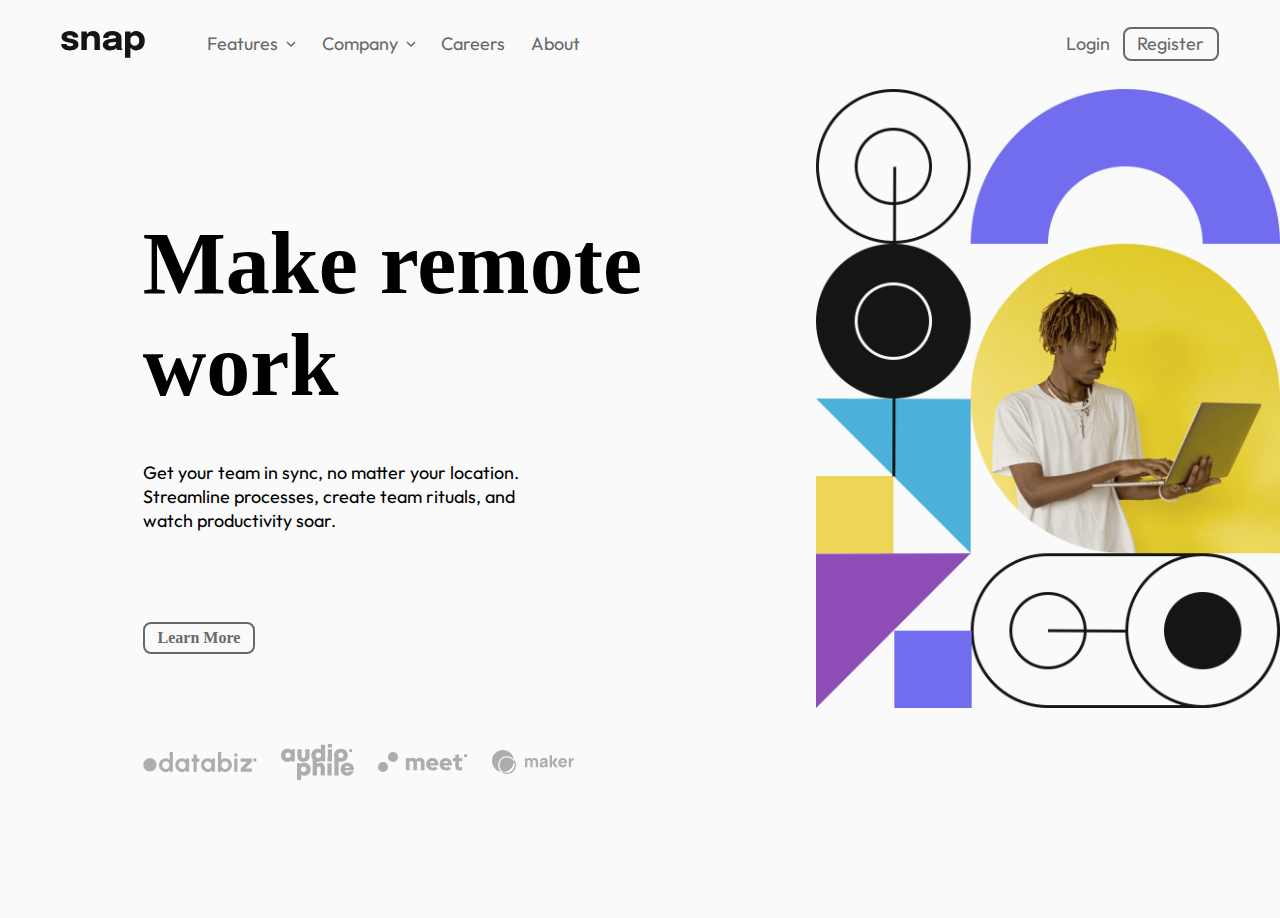
<file: index.html>
<!DOCTYPE html>
<html lang="en">
  <head>
    <meta charset="UTF-8" />
    <meta http-equiv="X-UA-Compatible" content="IE=edge" />
    <meta name="viewport" content="width=device-width, initial-scale=1.0" />
    <title>Intro section</title>
    <link rel="stylesheet" href="styles/normalize.css" />
    <link rel="stylesheet" href="styles/style.css" />
    <link
      rel="shortcut icon"
      href="intro-section-with-dropdown-navigation-main//images/favicon-32x32.png"
      type="image/x-icon"
    />
    <link rel="preconnect" href="https://fonts.googleapis.com" />
    <link rel="preconnect" href="https://fonts.gstatic.com" crossorigin />
    <link
      href="https://fonts.googleapis.com/css2?family=Outfit:wght@100&display=swap"
      rel="stylesheet"
    />

    <script src="js/main.js" defer></script>
  </head>
  <body>
    <header>
      <nav>
        <ul>
          <li class="nav-content content-left">
            <a href="" class="header-logo content-item">
              <img
                src="intro-section-with-dropdown-navigation-main/images/logo.svg"
                alt="SVG logo for nav"
              />
            </a>

            <div class="content-item">
              <a> <span> Features </span> </a>
              <img
                src="intro-section-with-dropdown-navigation-main/images/icon-arrow-down.svg"
                alt="Icon for features"
              />

              <div class="menu-drop-down">
                <div class="menu-item">
                  <a>
                    <img
                      src="intro-section-with-dropdown-navigation-main/images/icon-todo.svg"
                      alt="Icon for todo-list"
                    />
                    <span>Todo List</span>
                  </a>
                </div>
                <div class="menu-item">
                  <a>
                    <img
                      src="intro-section-with-dropdown-navigation-main/images/icon-calendar.svg"
                      alt="Icon for Calender"
                    />
                    <span>Calender</span>
                  </a>
                </div>
                <div class="menu-item">
                  <a>
                    <img
                      src="intro-section-with-dropdown-navigation-main/images/icon-reminders.svg"
                      alt=""
                    />
                    <span>Remainder</span>
                  </a>
                </div>
                <div class="menu-item">
                  <a>
                    <img
                      src="intro-section-with-dropdown-navigation-main/images/icon-planning.svg"
                      alt="Icon for Planning"
                    />
                    <span>Planning</span>
                  </a>
                </div>
              </div>
            </div>

            <div class="content-item">
              <a> <span> Company </span> </a>
              <img
                src="intro-section-with-dropdown-navigation-main/images/icon-arrow-down.svg"
                alt="Icon for Company "
                srcset=""
              />

              <div class="menu-drop-down drop-down-item">
                <div class="menu-item">
                  <a>
                    <span>History</span>
                  </a>
                </div>
                <div class="menu-item">
                  <a>
                    <span>Our Team</span>
                  </a>
                </div>
                <div class="menu-item">
                  <a>
                    <span>Blog</span>
                  </a>
                </div>
              </div>
            </div>
            <div class="content-item">
              <span> <a> Careers </a> </span>
            </div>
            <div class="content-item">
              <span> <a> About </a> </span>
            </div>
          </li>
          <li class="nav-content content-right">
            <img
              src="intro-section-with-dropdown-navigation-main/images/icon-menu.svg"
              alt="Burger menu icon"
              class="content-item burger-menu"
            />
            <span class="content-item"> <a> Login </a></span>

            <button class="content-item input">Register</button>
            <div class="nav-collapsed">
              <div class="wrapper-nav-close">
                <button class="nav-close">
                  <svg
                    xmlns="http://www.w3.org/2000/svg"
                    width="48"
                    height="48"
                    viewBox="0 0 24 24"
                    style="
                      fill: rgba(92, 92, 92, 1);
                      msfilter: progid:DXImageTransform.Microsoft.BasicImage(rotation=3);
                    "
                  >
                    <path
                      d="m16.192 6.344-4.243 4.242-4.242-4.242-1.414 1.414L10.535 12l-4.242 4.242 1.414 1.414 4.242-4.242 4.243 4.242 1.414-1.414L13.364 12l4.242-4.242z"
                    ></path>
                  </svg>
                </button>
              </div>

              <ul class="mobile-menu">
                <li class="drop-down">
                  <span class="container-mobile">
                    Features
                    <img
                      src="intro-section-with-dropdown-navigation-main/images/icon-arrow-down.svg"
                      alt=""
                    />
                  </span>
                  <div class="wrap">
                    <ul class="display-feature">
                      <li class="mobileWrap">
                        <img
                          src="intro-section-with-dropdown-navigation-main/images/icon-todo.svg"
                          alt=""
                          class="SVG todo icon"
                        />
                        <a href="">Todo</a>
                      </li>
                      <li class="">
                        <img
                          src="intro-section-with-dropdown-navigation-main/images/icon-calendar.svg"
                          alt="SVG calender icon"
                        />
                        <a href="">Calender</a>
                      </li>
                      <li class="">
                        <img
                          src="/intro-section-with-dropdown-navigation-main/images/icon-reminders.svg"
                          alt="SVG remainders icon"
                        />
                        <a href="">Remainders</a>
                      </li>
                      <li class="">
                        <img
                          src="/intro-section-with-dropdown-navigation-main/images/icon-planning.svg"
                          alt="SVG planning icon"
                        />
                        <a href="">Planning</a>
                      </li>
                    </ul>
                  </div>
                </li>

                <li>
                  <span class="container-mobile container-company">
                    Company
                    <img
                      src="intro-section-with-dropdown-navigation-main/images/icon-arrow-down.svg"
                      alt=""
                    />
                  </span>
                  <div class="wrap">
                    <ul class="display-company">
                      <li class="">
                        <a href="">History</a>
                      </li>
                      <li>
                        <a href="">Our Team</a>
                      </li>
                      <li>
                        <a href="">Blog</a>
                      </li>
                    </ul>
                  </div>
                </li>
                <li><a> Careers </a></li>
                <li><a> About </a></li>
              </ul>
              <div class="burger-menu-button">
                <button class="menu-button menu-loginBtn">Login</button>
                <button class="menu-button menu-registerBtn">Register</button>
              </div>
            </div>
          </li>
        </ul>
      </nav>
    </header>
    <main>
      <section class="left-content">
        <div class="wrap-left">
          <h1 class="section-left-item">Make remote work</h1>
          <p class="section-left-item">
            Get your team in sync, no matter your location. Streamline
            processes, create team rituals, and watch productivity soar.
          </p>
          <button class="section-left-item input">Learn More</button>

          <div class="section-left-item left-bottom-wrap">
            <img
              src="intro-section-with-dropdown-navigation-main/images/client-databiz.svg"
              alt="A SVG logo for databiz"
            />
            <img
              src="intro-section-with-dropdown-navigation-main/images/client-audiophile.svg"
              alt="A SVG logo audiophile"
            />
            <img
              src="intro-section-with-dropdown-navigation-main/images/client-meet.svg"
              alt=""
            />
            <img
              src="intro-section-with-dropdown-navigation-main/images/client-maker.svg"
              alt="A SVG for maker"
            />
          </div>
        </div>
      </section>
      <section class="right-content">
        <img
          src="intro-section-with-dropdown-navigation-main/images/image-hero-desktop.png"
          alt=""
          class="image-hero"
        />
      </section>
    </main>
  </body>
</html>
</file>
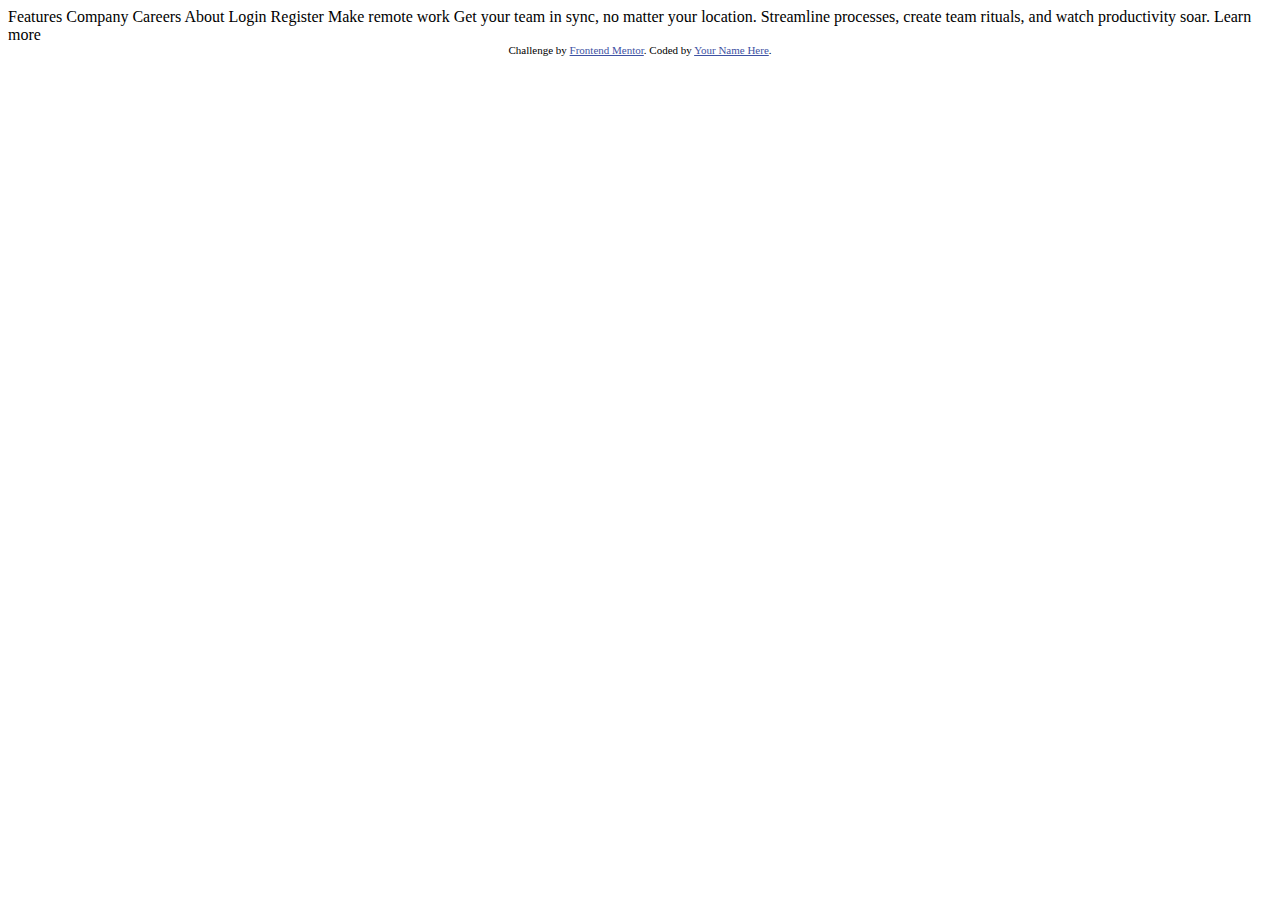
<file: intro-section-with-dropdown-navigation-main/index.html>
<!DOCTYPE html>
<html lang="en">
<head>
  <meta charset="UTF-8">
  <meta name="viewport" content="width=device-width, initial-scale=1.0"> <!-- displays site properly based on user's device -->

  <link rel="icon" type="image/png" sizes="32x32" href="./images/favicon-32x32.png">
  
  <title>Frontend Mentor | Intro section with dropdown navigation</title>

  <!-- Feel free to remove these styles or customise in your own stylesheet 👍 -->
  <style>
    .attribution { font-size: 11px; text-align: center; }
    .attribution a { color: hsl(228, 45%, 44%); }
  </style>
</head>
<body>

  Features
  Company
  Careers
  About

  Login
  Register

  Make remote work

  Get your team in sync, no matter your location. Streamline processes, 
  create team rituals, and watch productivity soar.

  Learn more
  
  <div class="attribution">
    Challenge by <a href="https://www.frontendmentor.io?ref=challenge" target="_blank">Frontend Mentor</a>. 
    Coded by <a href="#">Your Name Here</a>.
  </div>
</body>
</html>
</file>
<file: styles/style.css>
/* Box Model Hack */
* {
  box-sizing: border-box;

  --font-epilogue: "Outfit", san-serif;
}

/******************************************
/* BASE STYLES
/*******************************************/

body {
  background: hsl(0, 0%, 98%);

  height: 100vh;
}

/******************************************
/* LAYOUT
/*******************************************/
/* header {
}

footer {
} */

/******************************************
/* ADDITIONAL STYLES
/*******************************************/

ul {
  display: flex;
  color: hsl(0, 0%, 41%);
  font-size: 18px;
  align-items: center;
  justify-content: center;
  font-family: var(--font-epilogue);
}

.nav-content {
  display: flex;
  flex: 1;
  align-items: center;
}

.content-item {
  display: flex;
  align-items: center;
  justify-content: flex-end;
  padding: 0.8rem;

  font-weight: 400;
}

.content-item > img {
  margin-left: 0.5rem;
}

.content-item:hover > span > a {
  font-weight: 700;

  color: hsl(0, 0%, 8%);
}

.header-logo {
  display: flex;
  padding-right: 3.1rem;
}

.content-left {
  justify-content: flex-start;
}

.content-right {
  justify-content: flex-end;
  padding-right: 3.8rem;
}

.burger-menu {
  display: none;
}

.nav-collapsed {
  height: 100vh;
  display: none;
  flex-direction: column;
  background: rgb(255, 255, 255);
  width: 0;
  top: 0;
  right: 0;
  position: fixed;
  z-index: 1;
  transition: 0.5s;
}

.content-right > span:hover,
button {
  color: hsl(0, 0%, 8%);

  cursor: pointer;
}

.wrapper-nav-close {
  display: flex;
  justify-content: flex-end;
}

.mobile-menu {
  display: flex;
  flex-direction: column;
  list-style: none;
  font-weight: 800;
  padding: 1rem;
}

.mobile-menu > li {
  padding: 1rem;
}

.nav-close {
  background: transparent;
  border: none;

  margin-right: 1.2rem;

  padding: 1rem;

  font-size: 1.8rem;
  font-weight: bold;
}

.input {
  padding: 0.3rem 0.8rem;

  border: 2.5px solid hsl(0, 0%, 41%);

  background: hsl(0, 0%, 98%);
  border-radius: 8px;

  color: hsl(0, 0%, 41%);
}

.input:hover {
  color: hsl(0, 0%, 8%);

  font-weight: bold;
}

.menu-drop-down {
  display: none;
  flex-direction: column;
  position: absolute;
  list-style: none;
  min-width: 150px;
  padding: 1rem 0.5rem;
  margin-top: 12rem;
  margin-right: 1.5rem;

  background: white;
  box-shadow: 1px 1px 1px;

  border-radius: 5px;
}

.drop-down-item {
  margin-top: 10rem;
}

.menu-item {
  display: flex;
  padding: 0.3rem;
}
.menu-item > a {
  cursor: pointer;
}

.menu-item > a > img {
  max-width: 15px;
}

.menu-item > a > span {
  margin-left: 1rem;
}

.content-item:hover > .menu-drop-down {
  display: flex;
}

.menu-item:hover {
  color: hsl(0, 0%, 8%);
}
.burger-menu-button {
  display: flex;
  flex-direction: column;
  align-items: center;
  justify-content: center;
}

.menu-button {
  min-width: 80%;
  padding: 0.5rem;
}
.menu-loginBtn {
  border: none;
  background: white;
}

.menu-registerBtn {
  border: 1px solid black;
  border-radius: 1rem;
  background: white;
  margin-top: 1rem;
}

.container-mobile {
  display: flex;
  align-items: center;
}
.container-mobile > img {
  margin-left: 1rem;
}

.container-company > img {
  margin-left: 0.8rem;
}
/* CSS rules for main container */

main {
  display: flex;
  flex-direction: row;
  height: 80%;
}

main > section {
  /* min-height: 500px; */
}

.left-content {
  display: flex;
  align-items: center;
  flex-direction: column;
  justify-content: space-between;
}

.wrap-left {
  max-width: 65%;
  padding-top: 5rem;
}
.wrap-left > .section-left-item {
  margin: 2.8rem 0;
}

.wrap-left > h1 {
  font-size: 5.5rem;
  font-weight: 800;
}

.wrap-left > p {
  font-size: 18px;
  max-width: 80%;

  line-height: 1.5rem;

  font-family: var(--font-epilogue);
  font-weight: 400;
}

.left-bottom-wrap {
  display: flex;
  align-items: center;
  justify-content: flex-start;
}

.left-bottom-wrap > img {
  padding-right: 1.5rem;
}

.section-left-item + .input {
  font-weight: bold;
}

.right-content > img {
  max-width: 100%;
  max-height: 100%;
}

.display-feature {
  display: none;
}
.display-company {
  display: none;
}

.wrap > .feature-menu {
  display: flex;
  align-items: flex-start;
  padding: 0.5rem;
  padding-top: 1rem;

  flex-direction: column;
  list-style: none;
}

.wrap > ul > li {
  padding: 0.5rem;
}

.wrap > ul > li > a {
  text-decoration: none;

  font-size: 18px;

  font-family: var(--font-epilogue);
  color: hsl(0, 0%, 41%);
  padding: 0.8rem;
}

/* .wrap-right:nth-of-type(2) {
  order: 1;
}
.wrap-left:nth-of-type(1) {
  order: 2;
} */

/* Portrait and Landscape */
@media only screen and (min-device-width: 320px) and (max-device-width: 480px) and (-webkit-min-device-pixel-ratio: 2) {
  main {
    flex-direction: column;
  }
  .content-item {
    display: none;
  }

  .wrap-left {
    max-width: 100%;
    padding: 1rem;
  }

  .wrap-left > h1 {
    font-size: 2rem;
  }

  .wrap-left > .section-left-item {
    margin: 1rem;
  }

  .nav-content > .header-logo {
    display: block;
    padding-left: 0;
  }

  .wrap-left > p {
    max-width: 100%;
  }

  .wrap-left > button {
    padding: 1rem;
  }

  main > .section-left-item {
    margin: 2rem;
  }

  .left-bottom-wrap {
    flex-direction: row;
  }
  .left-bottom-wrap > img {
    padding: 0.1rem;
  }

  .burger-menu {
    display: block;
  }

  main {
    flex-direction: column;
  }

  .right-content {
    max-height: 50%;
    order: -1;
  }
}

/* Portrait */
@media only screen and (min-device-width: 320px) and (max-device-width: 480px) and (-webkit-min-device-pixel-ratio: 2) and (orientation: portrait) {
  header {
    display: flex;
  }
}

/* ----------- iPhone 5, 5S, 5C and 5SE ----------- */

/* Portrait and Landscape */
@media only screen and (min-device-width: 320px) and (max-device-width: 568px) and (-webkit-min-device-pixel-ratio: 2) {
  main {
    flex-direction: column;
  }

  nav {
    min-width: 100%;
  }

  .content-right {
    padding-right: 1.8rem;
  }

  ul {
    align-items: flex-start;
  }
}
</file>
